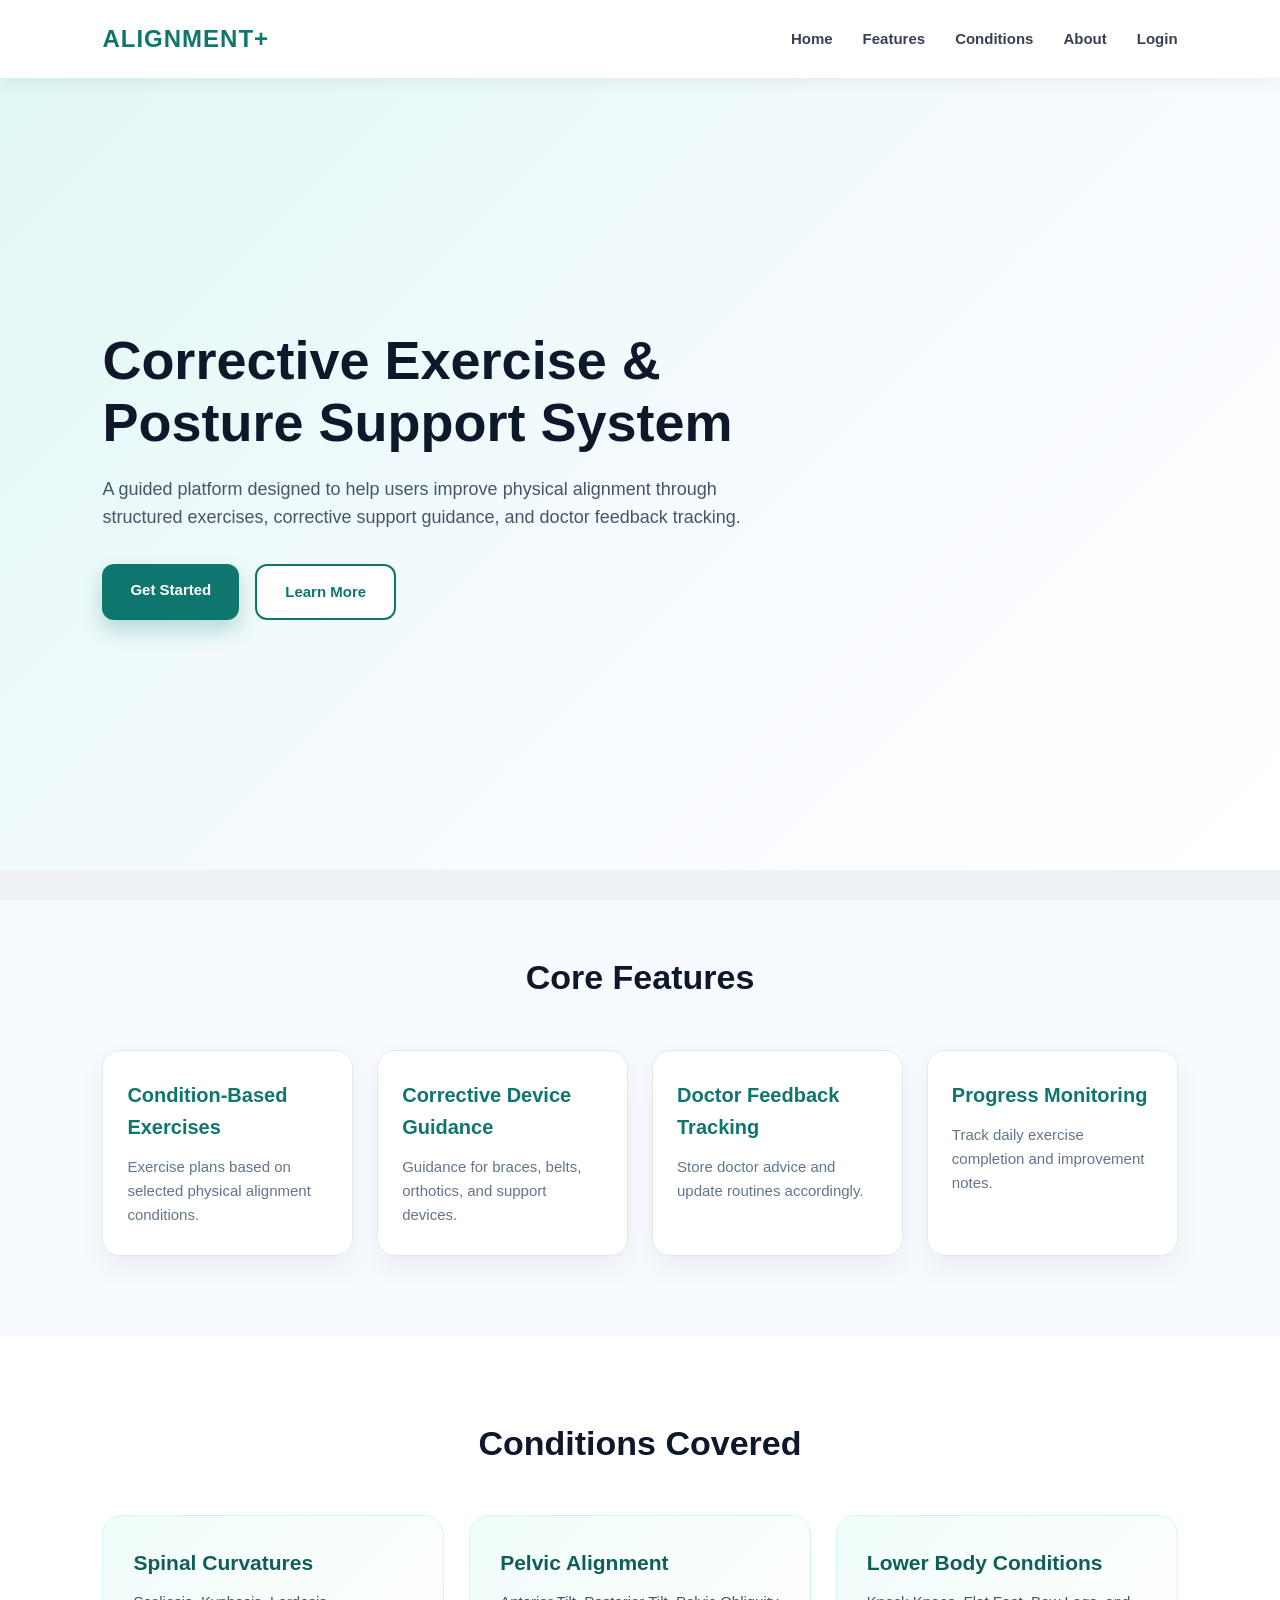
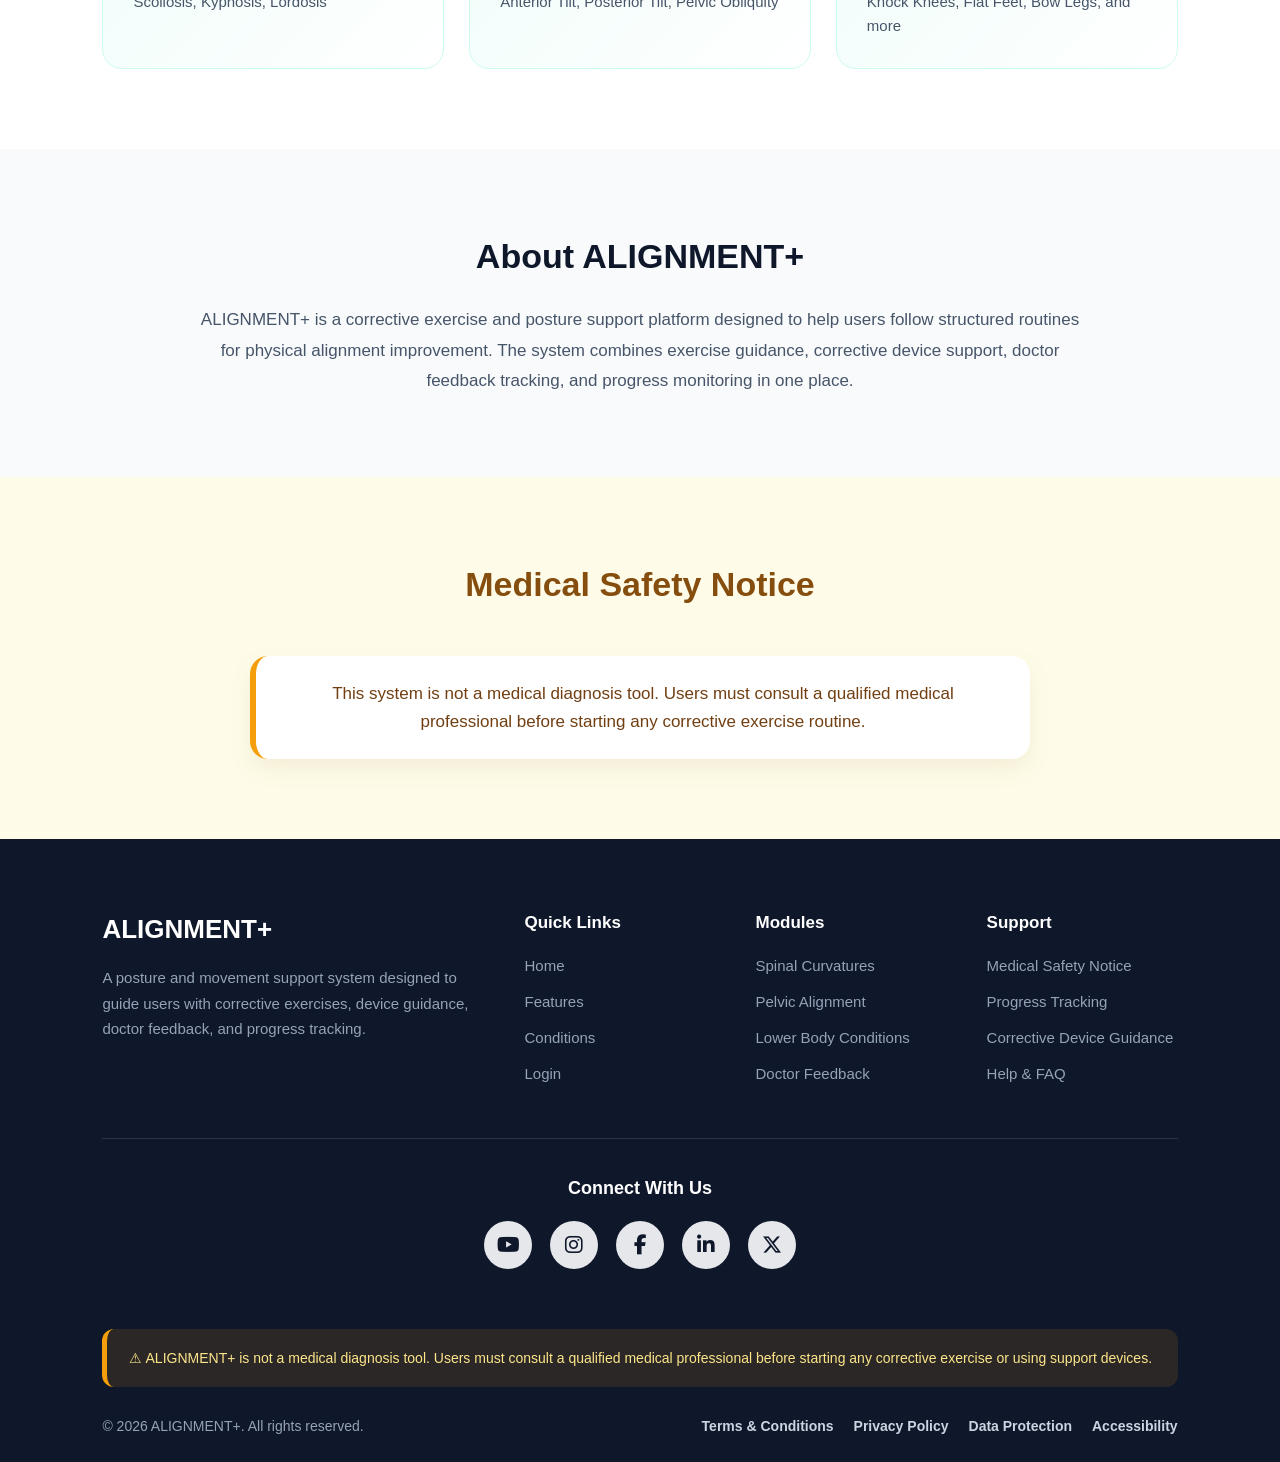
<file: LandPage/index.html>
<!DOCTYPE html>
<html lang="en">

<head>
    <meta charset="UTF-8">
    <meta name="viewport" content="width=device-width, initial-scale=1.0">
    <title>ALIGNMENT+ | Posture & Movement System</title>
    <link rel="stylesheet" href="../global.css">
    <link rel="stylesheet" href="style.css">
    <link rel="stylesheet" href="https://cdnjs.cloudflare.com/ajax/libs/font-awesome/6.5.1/css/all.min.css">
</head>

<body>
    
    <nav class="navbar">
        <div class="logo">ALIGNMENT+</div>
        <ul class="nav-links">
            <li><a href="#">Home</a></li>
            <li><a href="#features">Features</a></li>
            <li><a href="#conditions">Conditions</a></li>
            <li><a href="#about">About</a></li>
            <li><a href="../loginPage/login.html">Login</a></li>
        </ul>
    </nav>

    <section class="hero">
        <div class="hero-content">
            <h1>Corrective Exercise & Posture Support System</h1>
            <p>
                A guided platform designed to help users improve physical alignment
                through structured exercises, corrective support guidance, and doctor
                feedback tracking.
            </p>
            <!-- <div class="hero-buttons">
        <button class="primary-btn">Get Started</button>
        <button class="secondary-btn">Learn More</button>
      </div>
    </div> -->
            <div class="hero-buttons">
                <a href="../loginPage/login.html" class="primary-btn">Get Started</a>
                <a href="#about" class="secondary-btn">Learn More</a>
            </div>
        </div>
    </section>

    <section class="features" id="features">
        <h2>Core Features</h2>

        <div class="feature-grid">
            <div class="card">
                <h3>Condition-Based Exercises</h3>
                <p>Exercise plans based on selected physical alignment conditions.</p>
            </div>

            <div class="card">
                <h3>Corrective Device Guidance</h3>
                <p>Guidance for braces, belts, orthotics, and support devices.</p>
            </div>

            <div class="card">
                <h3>Doctor Feedback Tracking</h3>
                <p>Store doctor advice and update routines accordingly.</p>
            </div>

            <div class="card">
                <h3>Progress Monitoring</h3>
                <p>Track daily exercise completion and improvement notes.</p>
            </div>
        </div>
    </section>

    <section class="conditions" id="conditions">
        <h2>Conditions Covered</h2>

        <div class="condition-grid">
            <div class="condition-box">
                <h3>Spinal Curvatures</h3>
                <p>Scoliosis, Kyphosis, Lordosis</p>
            </div>

            <div class="condition-box">
                <h3>Pelvic Alignment</h3>
                <p>Anterior Tilt, Posterior Tilt, Pelvic Obliquity</p>
            </div>

            <div class="condition-box">
                <h3>Lower Body Conditions</h3>
                <p>Knock Knees, Flat Feet, Bow Legs, and more</p>
            </div>
        </div>
    </section>

    <section class="about" id="about">
        <div class="about-content">
            <h2>About ALIGNMENT+</h2>
            <p>
                ALIGNMENT+ is a corrective exercise and posture support platform designed
                to help users follow structured routines for physical alignment improvement.
                The system combines exercise guidance, corrective device support, doctor
                feedback tracking, and progress monitoring in one place.
            </p>
        </div>
    </section>

    <section class="safety">
        <h2>Medical Safety Notice</h2>
        <p>
            This system is not a medical diagnosis tool. Users must consult a
            qualified medical professional before starting any corrective exercise
            routine.
        </p>
    </section>

    <footer class="footer">
        <div class="footer-container">

            <div class="footer-brand">
                <h2>ALIGNMENT+</h2>
                <p>
                    A posture and movement support system designed to guide users with
                    corrective exercises, device guidance, doctor feedback, and progress tracking.
                </p>
            </div>

            <div class="footer-links">
                <h3>Quick Links</h3>
                <ul>
                    <li><a href="#">Home</a></li>
                    <li><a href="#features">Features</a></li>
                    <li><a href="#conditions">Conditions</a></li>
                    <li><a href="../loginPage/login.html">Login</a></li>
                </ul>
            </div>

            <div class="footer-links">
                <h3>Modules</h3>
                <ul>
                    <li>Spinal Curvatures</li>
                    <li>Pelvic Alignment</li>
                    <li>Lower Body Conditions</li>
                    <li>Doctor Feedback</li>
                </ul>
            </div>

            <div class="footer-links">
                <h3>Support</h3>
                <ul>
                    <li>Medical Safety Notice</li>
                    <li>Progress Tracking</li>
                    <li>Corrective Device Guidance</li>
                    <li>Help & FAQ</li>
                </ul>
            </div>

        </div>

        <div class="footer-social">
            <h3>Connect With Us</h3>

            <div class="social-icons">
                <a href="#" aria-label="YouTube"><i class="fa-brands fa-youtube"></i></a>
                <a href="#" aria-label="Instagram"><i class="fa-brands fa-instagram"></i></a>
                <a href="#" aria-label="Facebook"><i class="fa-brands fa-facebook-f"></i></a>
                <a href="#" aria-label="LinkedIn"><i class="fa-brands fa-linkedin-in"></i></a>
                <a href="#" aria-label="X"><i class="fa-brands fa-x-twitter"></i></a>
            </div>
        </div>

        <div class="footer-warning">
            <p>
                ⚠ ALIGNMENT+ is not a medical diagnosis tool. Users must consult a qualified
                medical professional before starting any corrective exercise or using support devices.
            </p>
        </div>

        <div class="footer-bottom">
            <p>© 2026 ALIGNMENT+. All rights reserved.</p>
            <div class="footer-policy">
                <a href="#">Terms & Conditions</a>
                <a href="#">Privacy Policy</a>
                <a href="#">Data Protection</a>
                <a href="#">Accessibility</a>
            </div>
        </div>
    </footer>
</body>

</html>
</file>
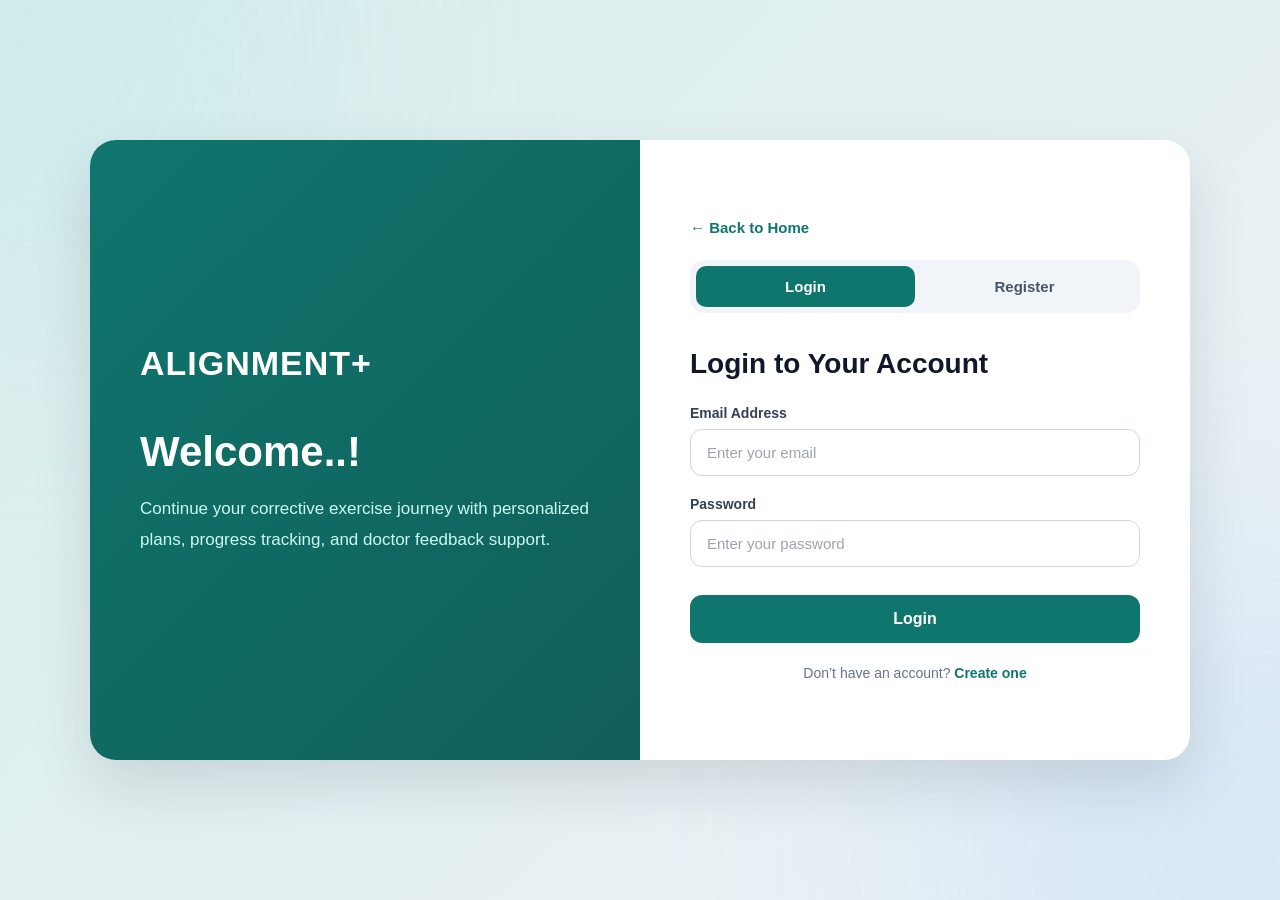
<file: LoginPage/login.html>
<!DOCTYPE html>
<html lang="en">

<head>
    <meta charset="UTF-8">
    <meta name="viewport" content="width=device-width, initial-scale=1.0">
    <title>Login | ALIGNMENT+</title>
    <link rel="stylesheet" href="../global.css">
    <link rel="stylesheet" href="login.css">
</head>

<body>

        <div class="background-blur blur1"></div>
    <div class="background-blur blur2"></div>
    <div class="auth-container">

        <div class="auth-left">
            <h1>ALIGNMENT+</h1>
            <h2>Welcome..!</h2>
            <p>
                Continue your corrective exercise journey with personalized plans,
                progress tracking, and doctor feedback support.
            </p>
        </div>

        <div class="auth-box">
            <a href="../landPage/index.html" class="back-home">← Back to Home</a>
            <div class="tab-buttons">
                <button type="button" class="tab active" onclick="showLogin()">Login</button>
                <button type="button" class="tab" onclick="showRegister()">Register</button>
            </div>

            <!-- Login Form -->
            <form id="loginForm" class="auth-form" novalidate>
                <h2>Login to Your Account</h2>

                <div class="input-group">
                    <label>Email Address</label>
                    <input type="email" id="loginEmail" name="email" placeholder="Enter your email">
                    <small class="error-message" id="loginEmailError"></small>
                </div>

                <div class="input-group">
                    <label>Password</label>
                    <input type="password" id="loginPassword" name="password" placeholder="Enter your password">
                    <small class="error-message" id="loginPasswordError"></small>
                </div>

                <button type="submit" class="auth-btn">Login</button>

                <p class="form-note">
                    Don’t have an account?
                    <span onclick="showRegister()">Create one</span>
                </p>
            </form>

            <!-- Register Form -->
            <form id="registerForm" class="auth-form hidden" novalidate>
                <h2>Create New Account</h2>

                <div id="registerSuccess" class="success-message"></div>

                <div class="input-group">
                    <label>Full Name</label>
                    <input type="text" id="registerName" name="name" placeholder="Enter your name">
                    <small class="error-message" id="registerNameError"></small>
                </div>

                <div class="input-group">
                    <label>Email Address</label>
                    <input type="email" id="registerEmail" name="email" placeholder="Enter your email">
                    <small class="error-message" id="registerEmailError"></small>
                </div>

                <div class="input-group">
                    <label>Age</label>
                    <input type="number" id="registerAge" name="age" placeholder="Enter your age">
                    <small class="error-message" id="registerAgeError"></small>
                </div>

                <div class="input-group">
                    <label>Password</label>
                    <input type="password" id="registerPassword" name="password" placeholder="Create password">
                    <small class="error-message" id="registerPasswordError"></small>
                </div>

                <button type="submit" class="auth-btn">Register</button>

                <p class="form-note">
                    Already have an account?
                    <span onclick="showLogin()">Login here</span>
                </p>
            </form>

        </div>
    </div>

    <script src="login.js"></script>
</body>

</html>
</file>
<file: global.css>
body{
    font-family: "Poppins", sans-serif;

    background:
        /* upper-left glow */
        radial-gradient(
            circle at 18% 18%,
            rgba(177,244,239,.55) 0%,
            rgba(177,244,239,.28) 20%,
            transparent 48%
        ),

        /* lower-right glow */
        radial-gradient(
            circle at 96% 88%,
            rgba(129,197,255,.48) 0%,
            rgba(129,197,255,.22) 25%,
            transparent 55%
        ),

        /* center soft light */
        radial-gradient(
            circle at 52% 42%,
            rgba(255,255,255,.22) 0%,
            transparent 60%
        ),

        /* main background */
        linear-gradient(
            135deg,
            #d5efec 0%,
            #d7f1ee 24%,
            #dff6f3 55%,
            #e7f9f7 78%,
            #edfafa 100%
        );

    min-height:100vh;
    overflow-x:hidden;
    position:relative;
}

body::before{
    content:"";
    position:fixed;
    inset:0;
    pointer-events:none;
    background:rgba(15,23,42,.035);
    z-index:-1;
}

.background-blur{
    position:fixed;
    border-radius:50%;
    filter:blur(145px);
    opacity:.34;
    z-index:-2;
}

.blur1{
    width:360px;
    height:360px;
    top:-120px;
    left:-120px;
    background:#9de6ef;
}

.blur2{
    width:460px;
    height:460px;
    right:-180px;
    bottom:-180px;
    background:#8bc7ff;
}
</file>
<file: LandPage/style.css>
/* ===== Global Reset ===== */
* {
  margin: 0;
  padding: 0;
  box-sizing: border-box;
}

html {
  scroll-behavior: smooth;
}

body {
  font-family: "Segoe UI", Arial, sans-serif;
  background: #f7fbff;
  color: #1f2937;
  line-height: 1.6;
}

/* ===== Navbar ===== */
.navbar {
  width: 100%;
  padding: 20px 8%;
  display: flex;
  align-items: center;
  justify-content: space-between;
  background: #ffffff;
  box-shadow: 0 4px 18px rgba(0, 0, 0, 0.06);
  position: sticky;
  top: 0;
  z-index: 100;
}

.logo {
  font-size: 24px;
  font-weight: 800;
  color: #0f766e;
  letter-spacing: 1px;
}

.nav-links {
  display: flex;
  gap: 30px;
  list-style: none;
}

.nav-links li {
  font-size: 15px;
  font-weight: 600;
  color: #374151;
  cursor: pointer;
  transition: 0.3s ease;
}

.nav-links li:hover {
  color: #0f766e;
}

/* ===== Hero Section ===== */
.hero {
  min-height: 88vh;
  padding: 70px 8%;
  display: flex;
  align-items: center;
  background: linear-gradient(135deg, #e0f7f4 0%, #f7fbff 55%, #ffffff 100%);
}

.hero-content {
  max-width: 760px;
}

.hero h1 {
  font-size: 54px;
  line-height: 1.15;
  color: #0f172a;
  margin-bottom: 22px;
}

.hero p {
  font-size: 18px;
  color: #475569;
  max-width: 680px;
  margin-bottom: 32px;
}

.hero-buttons {
  display: flex;
  gap: 16px;
  flex-wrap: wrap;
}

button {
  border: none;
  outline: none;
  cursor: pointer;
  font-family: inherit;
}

/* .primary-btn,
.secondary-btn {
  padding: 14px 28px;
  border-radius: 12px;
  font-size: 15px;
  font-weight: 700;
  transition: 0.3s ease;
} */

.primary-btn,
.secondary-btn {
  display: inline-block;
  text-decoration: none;
  padding: 14px 28px;
  border-radius: 12px;
  font-size: 15px;
  font-weight: 700;
  transition: 0.3s ease;
}

.primary-btn {
  background: #0f766e;
  color: #ffffff;
  box-shadow: 0 10px 20px rgba(15, 118, 110, 0.25);
}

.primary-btn:hover {
  background: #115e59;
  transform: translateY(-2px);
}

.secondary-btn {
  background: #ffffff;
  color: #0f766e;
  border: 2px solid #0f766e;
}

.secondary-btn:hover {
  background: #ecfdf5;
  transform: translateY(-2px);
}

/* ===== Section Common Styling ===== */
.features,
.conditions,
.about,
.safety {
  padding: 80px 8%;
}

.features h2,
.conditions h2,
.about h2,
.safety h2 {
  text-align: center;
  font-size: 34px;
  color: #0f172a;
  margin-bottom: 45px;
}

/* ===== Feature Cards ===== */
.feature-grid {
  display: grid;
  grid-template-columns: repeat(4, 1fr);
  gap: 24px;
}

.card {
  background: #ffffff;
  padding: 28px 24px;
  border-radius: 18px;
  border: 1px solid #e5e7eb;
  box-shadow: 0 12px 28px rgba(15, 23, 42, 0.06);
  transition: 0.3s ease;
}

.card:hover {
  transform: translateY(-8px);
  box-shadow: 0 18px 35px rgba(15, 23, 42, 0.1);
}

.card h3 {
  font-size: 20px;
  color: #0f766e;
  margin-bottom: 12px;
}

.card p {
  font-size: 15px;
  color: #64748b;
}

/* ===== Conditions Section ===== */
.conditions {
  background: #ffffff;
}

.condition-grid {
  display: grid;
  grid-template-columns: repeat(3, 1fr);
  gap: 25px;
}

.condition-box {
  padding: 30px;
  border-radius: 20px;
  background: linear-gradient(135deg, #f0fdfa, #ffffff);
  border: 1px solid #ccfbf1;
  transition: 0.3s ease;
}

.condition-box:hover {
  transform: translateY(-6px);
  box-shadow: 0 14px 30px rgba(15, 118, 110, 0.12);
}

.condition-box h3 {
  font-size: 21px;
  color: #115e59;
  margin-bottom: 10px;
}

.condition-box p {
  font-size: 15px;
  color: #475569;
}

/* ===== Safety Section ===== */
.safety {
  background: #fefce8;
  text-align: center;
}

.safety h2 {
  color: #854d0e;
}

.safety p {
  max-width: 780px;
  margin: 0 auto;
  font-size: 17px;
  color: #713f12;
  background: #ffffff;
  padding: 24px 30px;
  border-radius: 18px;
  border-left: 6px solid #f59e0b;
  box-shadow: 0 10px 25px rgba(113, 63, 18, 0.08);
}
.footer {
  background: #0f172a;
  color: #cbd5e1;
  padding: 70px 8% 25px;
}

/* ===== Responsive Design ===== */
@media (max-width: 1024px) {
  .hero h1 {
    font-size: 44px;
  }

  .feature-grid {
    grid-template-columns: repeat(2, 1fr);
  }

  .condition-grid {
    grid-template-columns: 1fr;
  }
}

@media (max-width: 768px) {
  .navbar {
    padding: 18px 6%;
  }

  .nav-links {
    display: none;
  }

  .hero {
    padding: 60px 6%;
    min-height: auto;
  }

  .hero h1 {
    font-size: 36px;
  }

  .hero p {
    font-size: 16px;
  }

  .features,
  .conditions,
  .safety {
    padding: 60px 6%;
  }

  .feature-grid {
    grid-template-columns: 1fr;
  }

  .features h2,
  .conditions h2,
  .safety h2 {
    font-size: 28px;
  }
}

@media (max-width: 480px) {
  .hero h1 {
    font-size: 30px;
  }

  .primary-btn,
  .secondary-btn {
    width: 100%;
  }

  .hero-buttons {
    flex-direction: column;
  }
}

.nav-links a {
  text-decoration: none;
  color: inherit;
}

/* ===== Professional Footer ===== */
.footer {
  background: #0f172a;
  color: #cbd5e1;
  padding: 70px 8% 25px;
}

.footer-container {
  display: grid;
  grid-template-columns: 2fr 1fr 1fr 1fr;
  gap: 40px;
  border-bottom: 1px solid rgba(255, 255, 255, 0.12);
  padding-bottom: 40px;
}

.footer-brand h2 {
  font-size: 26px;
  color: #ffffff;
  margin-bottom: 15px;
}

.footer-brand p {
  max-width: 420px;
  font-size: 15px;
  color: #94a3b8;
  line-height: 1.7;
}

.footer-links h3 {
  font-size: 17px;
  color: #ffffff;
  margin-bottom: 18px;
}

.footer-links ul {
  list-style: none;
}

.footer-links ul li {
  margin-bottom: 12px;
  font-size: 15px;
  color: #94a3b8;
  cursor: pointer;
  transition: 0.3s ease;
}

.footer-links ul li:hover {
  color: #2dd4bf;
  transform: translateX(4px);
}

.footer-links a {
  text-decoration: none;
  color: inherit;
}

.footer-warning {
  margin-top: 30px;
  background: rgba(245, 158, 11, 0.12);
  border-left: 5px solid #f59e0b;
  padding: 18px 22px;
  border-radius: 12px;
}

.footer-warning p {
  color: #fde68a;
  font-size: 14px;
  line-height: 1.6;
}

.footer-bottom {
  padding-top: 28px;
  display: flex;
  justify-content: space-between;
  align-items: center;
  flex-wrap: wrap;
  gap: 18px;
}

.footer-bottom p {
  color: #94a3b8;
  font-size: 14px;
}

.footer-policy {
  display: flex;
  flex-wrap: wrap;
  gap: 20px;
}

.footer-policy a {
  text-decoration: none;
  color: #cbd5e1;
  font-size: 14px;
  font-weight: 600;
  transition: 0.3s ease;
}

.footer-policy a:hover {
  color: #2dd4bf;
}

/* Footer Responsive */
@media (max-width: 900px) {
  .footer-container {
    grid-template-columns: 1fr 1fr;
  }

  .footer-bottom {
    flex-direction: column;
    align-items: flex-start;
  }
}

@media (max-width: 600px) {
  .footer-container {
    grid-template-columns: 1fr;
  }

  .footer {
    padding: 55px 6% 25px;
  }

  .footer-policy {
    flex-direction: column;
    gap: 10px;
  }
}

/* ===== Footer Social Icons ===== */
.footer-social {
  margin-top: 35px;
  padding-bottom: 30px;
  text-align: center;
}

.footer-social h3 {
  color: #ffffff;
  font-size: 18px;
  margin-bottom: 18px;
}

.social-icons {
  display: flex;
  justify-content: center;
  gap: 18px;
  flex-wrap: wrap;
}

.social-icons a {
  width: 48px;
  height: 48px;
  background: #e5e7eb;
  color: #0f172a;
  border-radius: 50%;
  display: flex;
  align-items: center;
  justify-content: center;
  font-size: 20px;
  text-decoration: none;
  transition: 0.3s ease;
}

.social-icons a:hover {
  transform: translateY(-5px);
  background: #2dd4bf;
  color: #ffffff;
}

/* ===== About Section ===== */
.about {
  padding: 80px 8%;
  background: #f8fafc;
}

.about-content {
  max-width: 900px;
  margin: 0 auto;
  text-align: center;
}

.about h2 {
  font-size: 34px;
  color: #0f172a;
  margin-bottom: 22px;
}

.about p {
  font-size: 17px;
  color: #475569;
  line-height: 1.8;
}
</file>
<file: LoginPage/login.css>
* {
  margin: 0;
  padding: 0;
  box-sizing: border-box;
}

body {
  font-family: "Segoe UI", Arial, sans-serif;
  background: linear-gradient(135deg, #e0f7f4, #f7fbff);
  min-height: 100vh;
  display: flex;
  align-items: center;
  justify-content: center;
  color: #1f2937;
}

.auth-container {
  width: 90%;
  max-width: 1100px;
  min-height: 620px;
  background: #ffffff;
  border-radius: 26px;
  overflow: hidden;
  display: grid;
  grid-template-columns: 1fr 1fr;
  box-shadow: 0 25px 60px rgba(15, 23, 42, 0.12);
}

.auth-left {
  background: linear-gradient(135deg, #0f766e, #115e59);
  color: #ffffff;
  padding: 70px 50px;
  display: flex;
  flex-direction: column;
  justify-content: center;
}

.auth-left h1 {
  font-size: 34px;
  margin-bottom: 45px;
  letter-spacing: 1px;
}

.auth-left h2 {
  font-size: 42px;
  margin-bottom: 18px;
}

.auth-left p {
  font-size: 17px;
  line-height: 1.8;
  color: #ccfbf1;
}

.auth-box {
  padding: 55px 50px;
  display: flex;
  flex-direction: column;
  justify-content: center;
}

.tab-buttons {
  display: flex;
  background: #f1f5f9;
  padding: 6px;
  border-radius: 14px;
  margin-bottom: 35px;
}

.tab {
  flex: 1;
  padding: 12px;
  border: none;
  background: transparent;
  font-size: 15px;
  font-weight: 700;
  cursor: pointer;
  border-radius: 10px;
  color: #475569;
}

.tab.active {
  background: #0f766e;
  color: #ffffff;
}

.auth-form h2 {
  font-size: 28px;
  color: #0f172a;
  margin-bottom: 25px;
}

.input-group {
  margin-bottom: 20px;
}

.input-group label {
  display: block;
  font-size: 14px;
  font-weight: 700;
  color: #334155;
  margin-bottom: 8px;
}

.input-group input {
  width: 100%;
  padding: 14px 16px;
  border-radius: 12px;
  border: 1px solid #cbd5e1;
  font-size: 15px;
  outline: none;
  transition: 0.3s ease;
}

.input-group input:focus {
  border-color: #0f766e;
  box-shadow: 0 0 0 4px rgba(15, 118, 110, 0.12);
}

.auth-btn {
  width: 100%;
  padding: 15px;
  border: none;
  border-radius: 12px;
  background: #0f766e;
  color: #ffffff;
  font-size: 16px;
  font-weight: 800;
  cursor: pointer;
  transition: 0.3s ease;
  margin-top: 8px;
}

.auth-btn:hover {
  background: #115e59;
  transform: translateY(-2px);
}

.form-note {
  margin-top: 22px;
  font-size: 14px;
  color: #64748b;
  text-align: center;
}

.form-note span {
  color: #0f766e;
  font-weight: 800;
  cursor: pointer;
}

.hidden {
  display: none;
}

@media (max-width: 850px) {
  .auth-container {
    grid-template-columns: 1fr;
  }

  .auth-left {
    padding: 45px 30px;
    text-align: center;
  }

  .auth-left h1 {
    margin-bottom: 20px;
  }

  .auth-left h2 {
    font-size: 32px;
  }

  .auth-box {
    padding: 40px 28px;
  }
}

.back-home {
  display: inline-block;
  width: fit-content;
  margin-bottom: 24px;
  text-decoration: none;
  color: #0f766e;
  font-size: 15px;
  font-weight: 700;
  transition: 0.3s ease;
}

.back-home:hover {
  color: #115e59;
  transform: translateX(-4px);
}

.error-message {
  display: block;
  margin-top: 7px;
  color: #dc2626;
  font-size: 13px;
  font-weight: 600;
}

.input-group input.error {
  border-color: #dc2626;
  background: #fef2f2;
  box-shadow: 0 0 0 4px rgba(220, 38, 38, 0.12);
}

.input-group input::placeholder {
  color: #9ca3af;
  font-size: 15px;
  font-weight: 500;
}

.success-message {
    color: #128277;
    font-size: 14px;
    font-weight: 600;
    margin-bottom: 15px;
    min-height: 20px;
}
</file>
